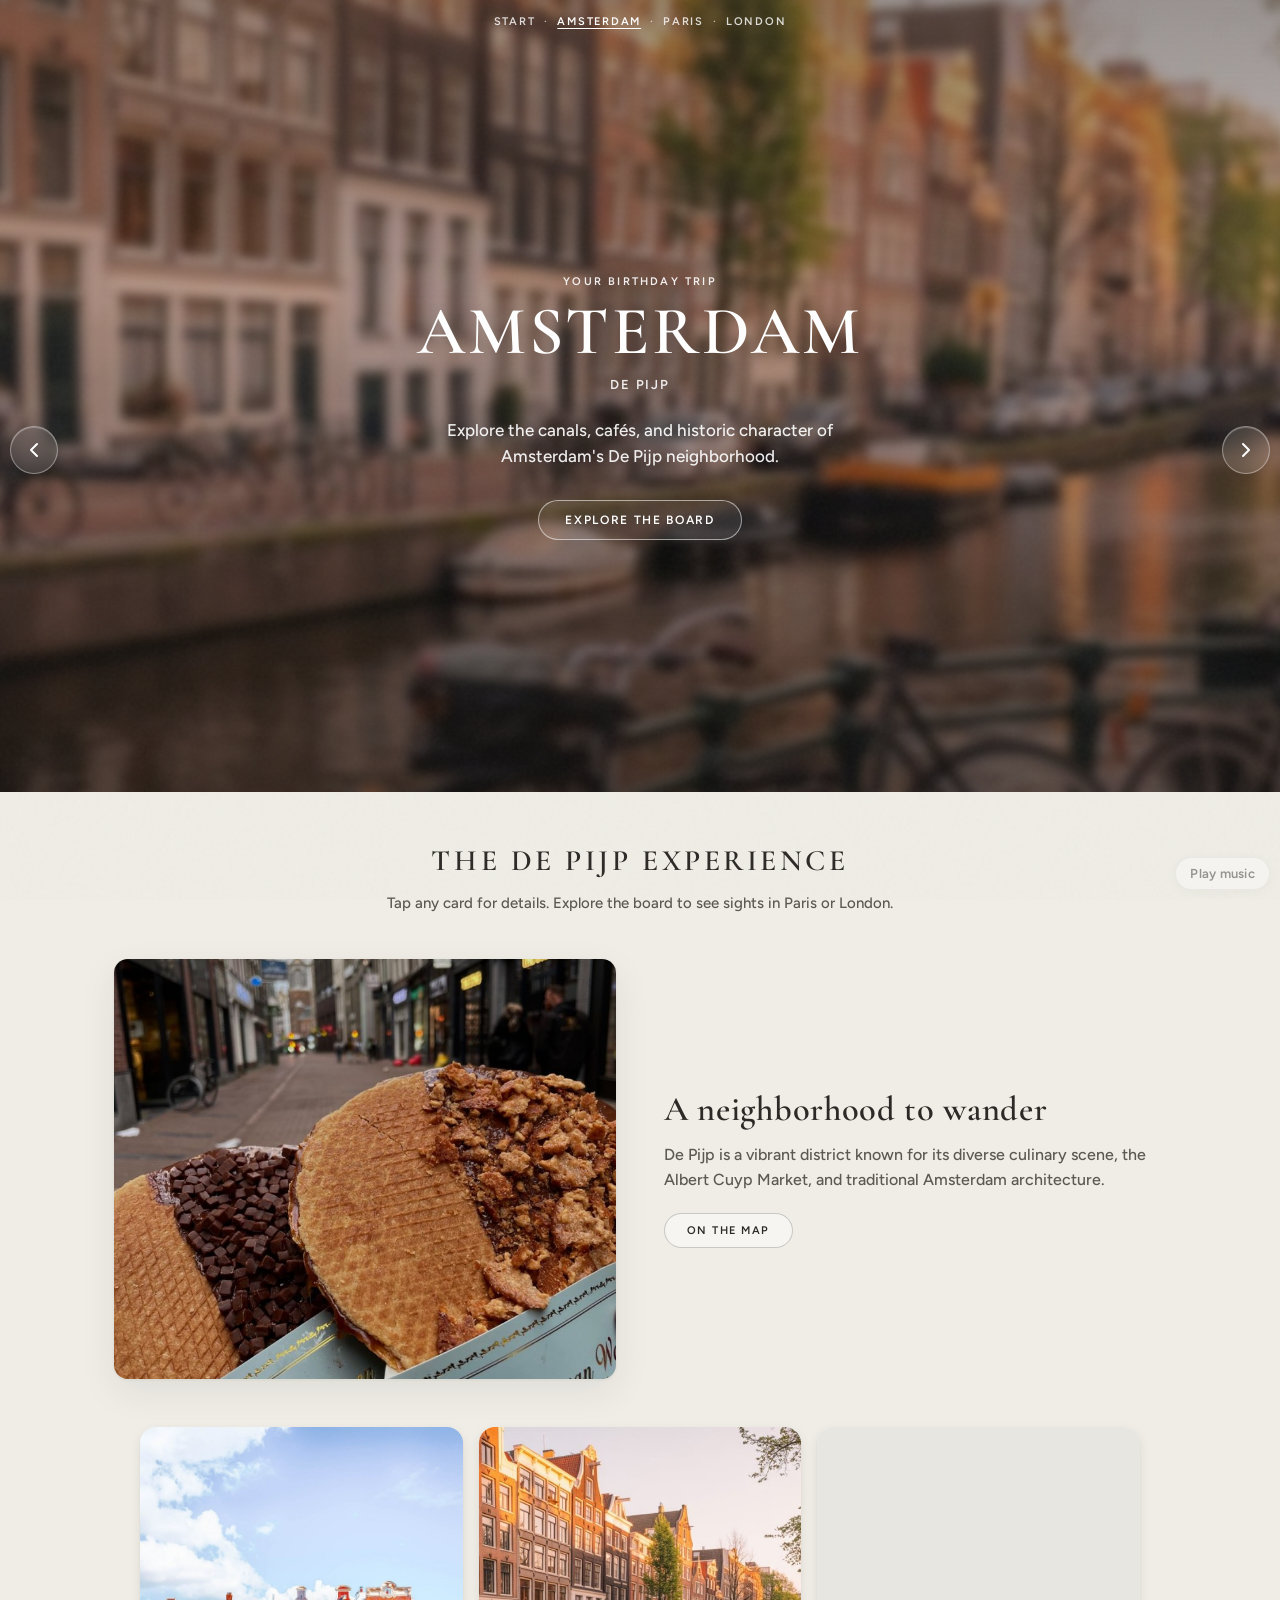
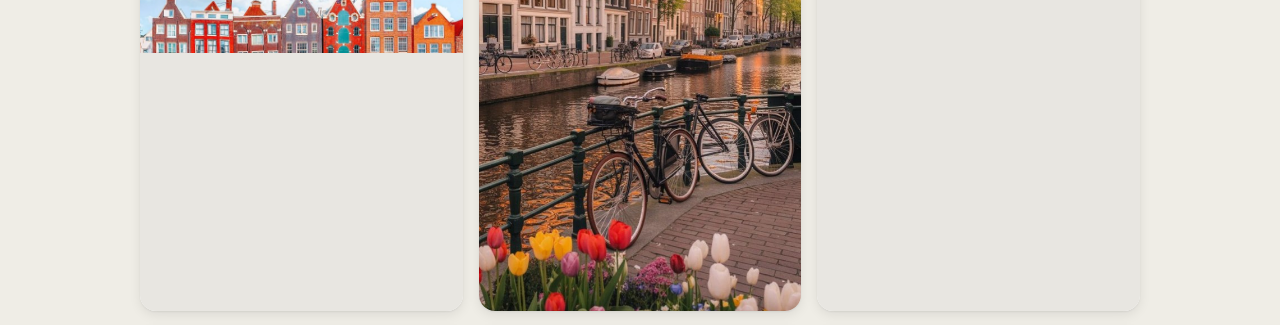
<file: amsterdam.html>
<!DOCTYPE html>
<html lang="en">
<head>
  <meta charset="UTF-8" />
  <meta name="viewport" content="width=device-width, initial-scale=1.0" />
  <title>Redirecting…</title>
  <link rel="icon" href="favicon.svg" type="image/svg+xml" />
  <link rel="canonical" href="city.html?city=amsterdam" />
  <meta http-equiv="refresh" content="0; url=city.html?city=amsterdam" />
</head>
<body>
  <p><a href="city.html?city=amsterdam">Continue to Amsterdam</a></p>
</body>
</html>
</file>
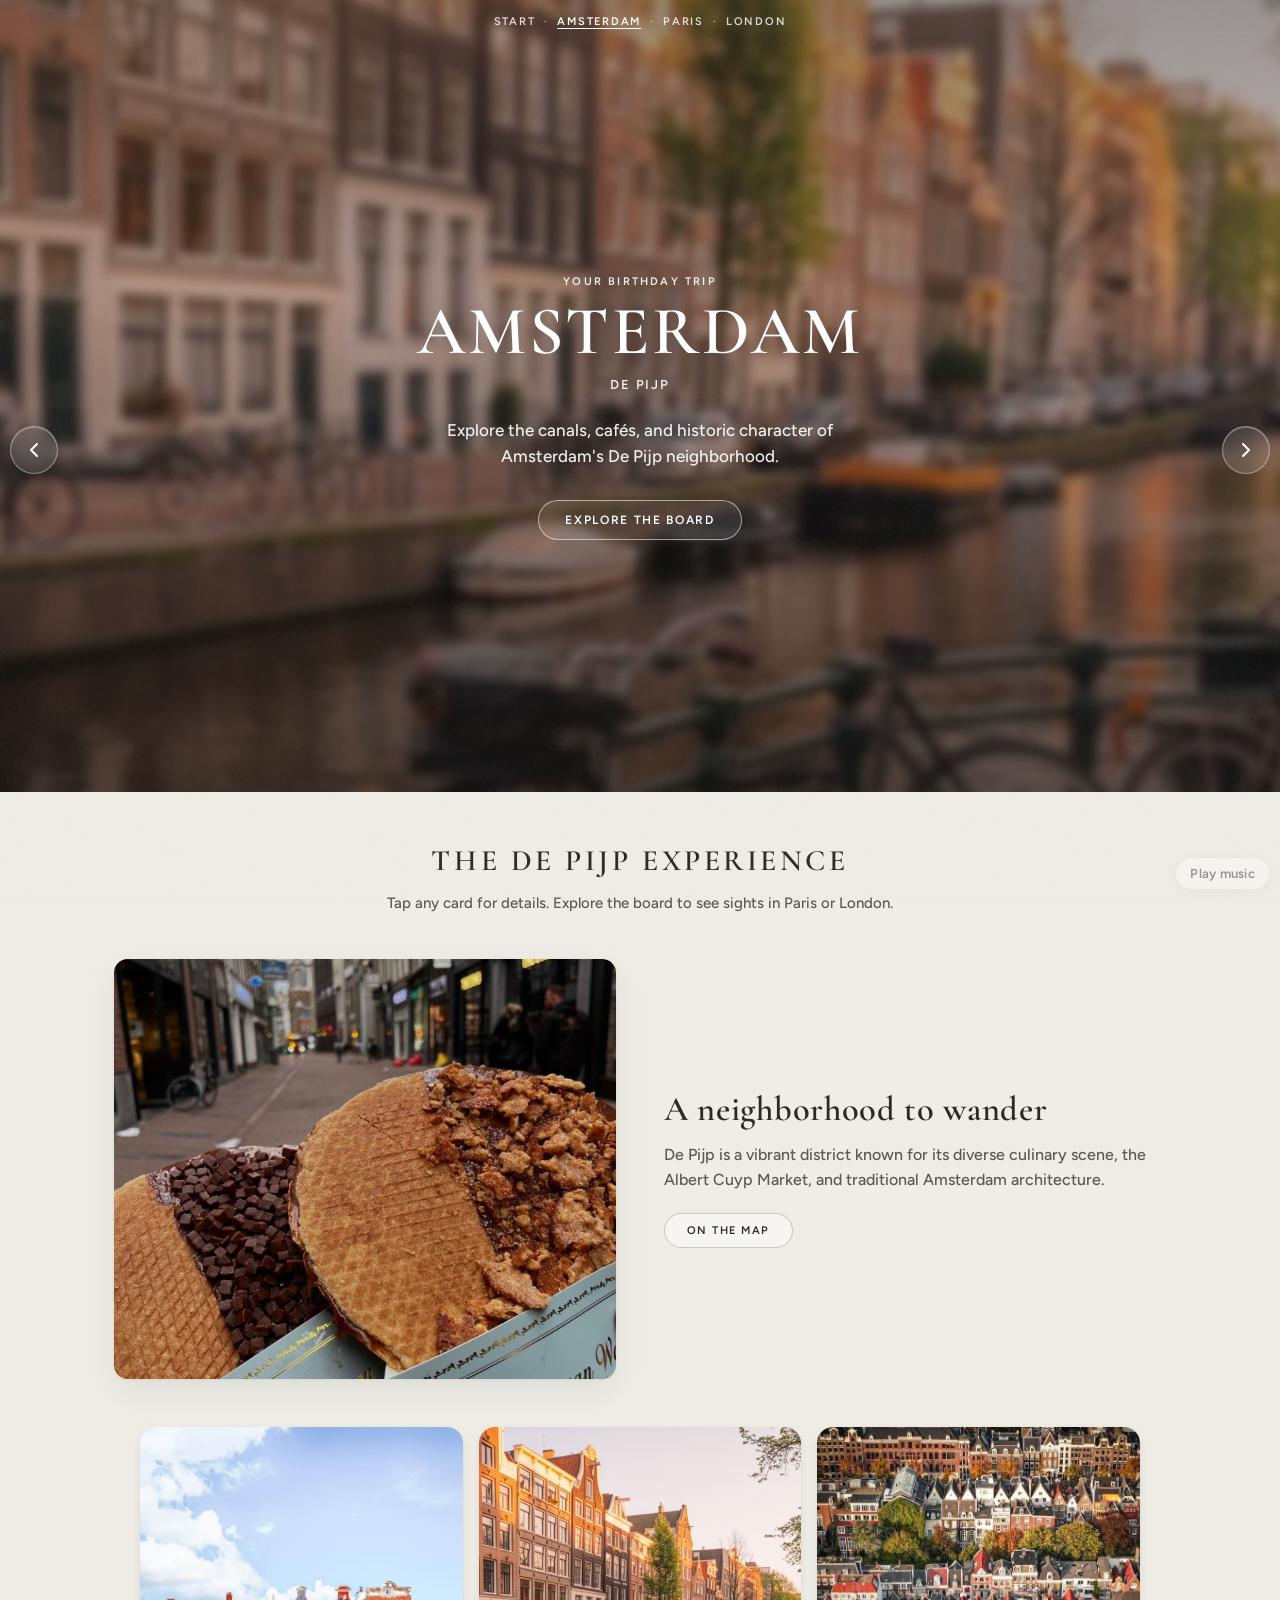
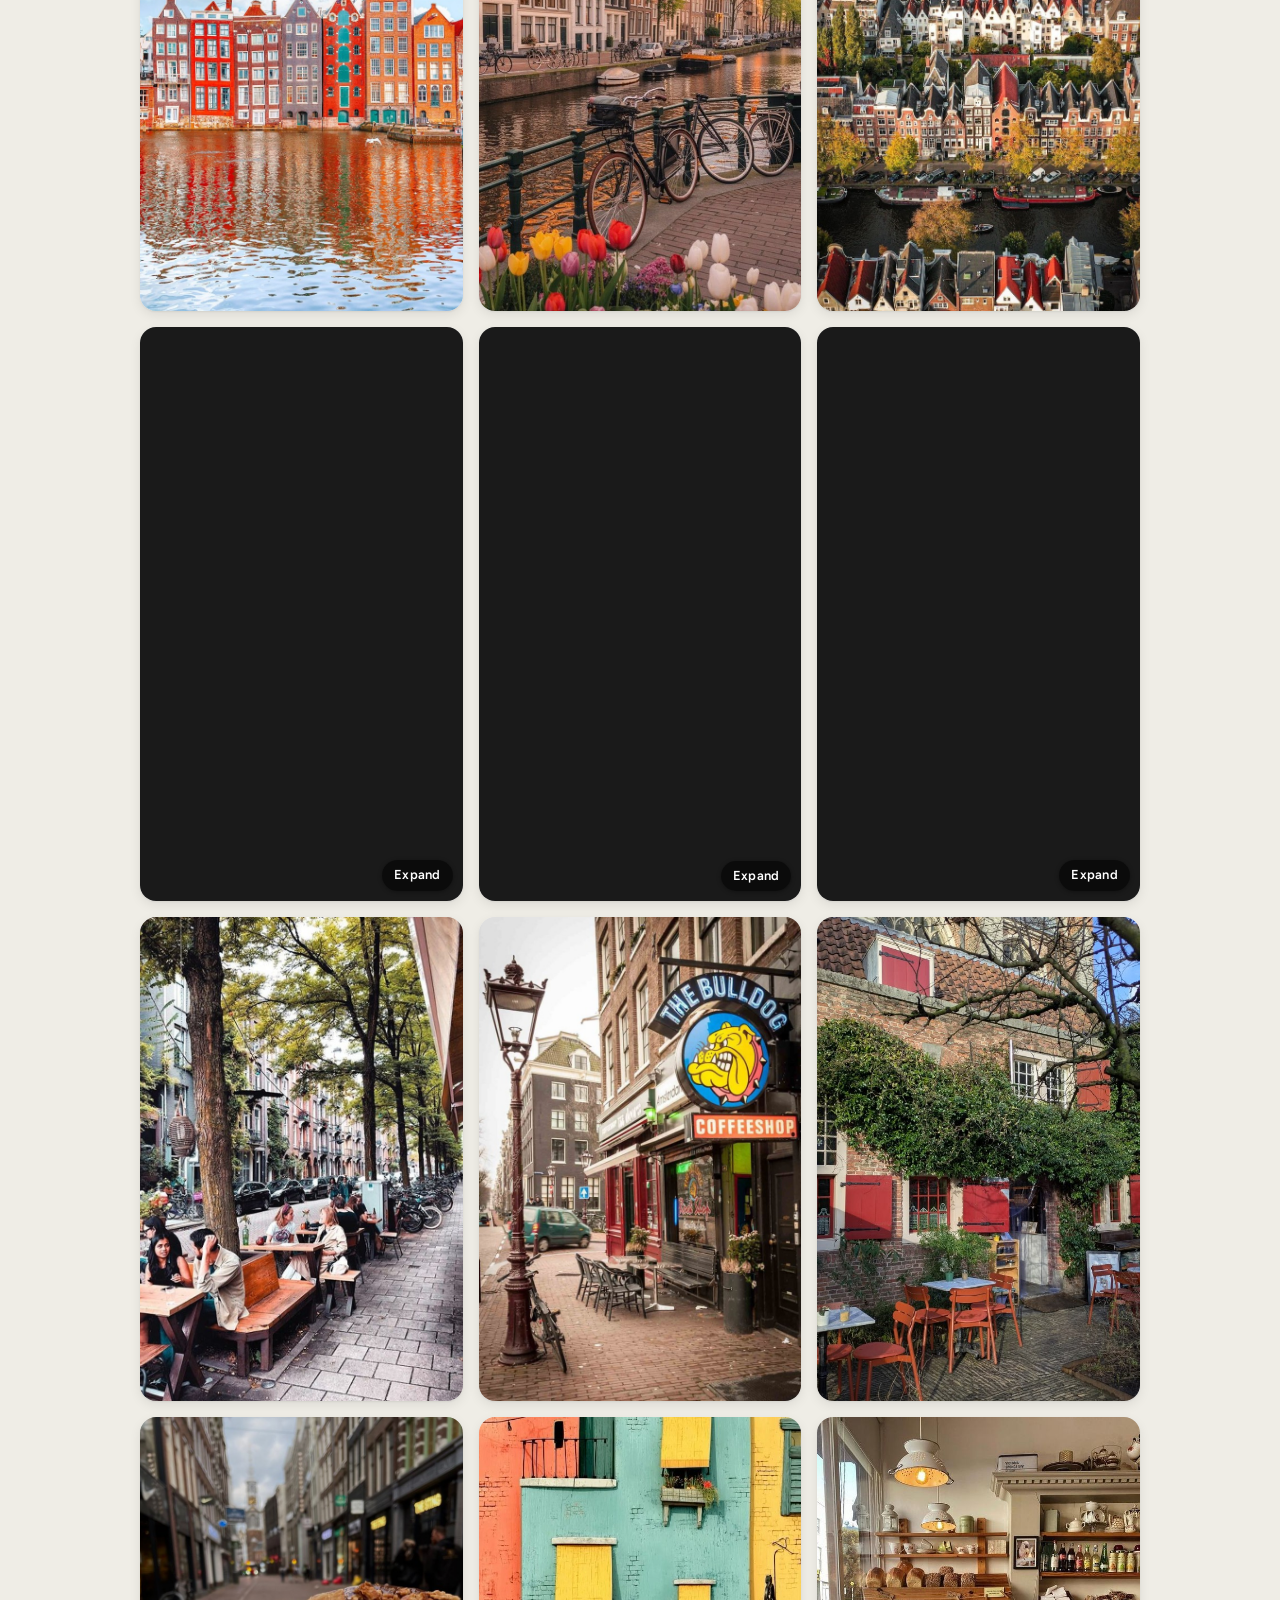
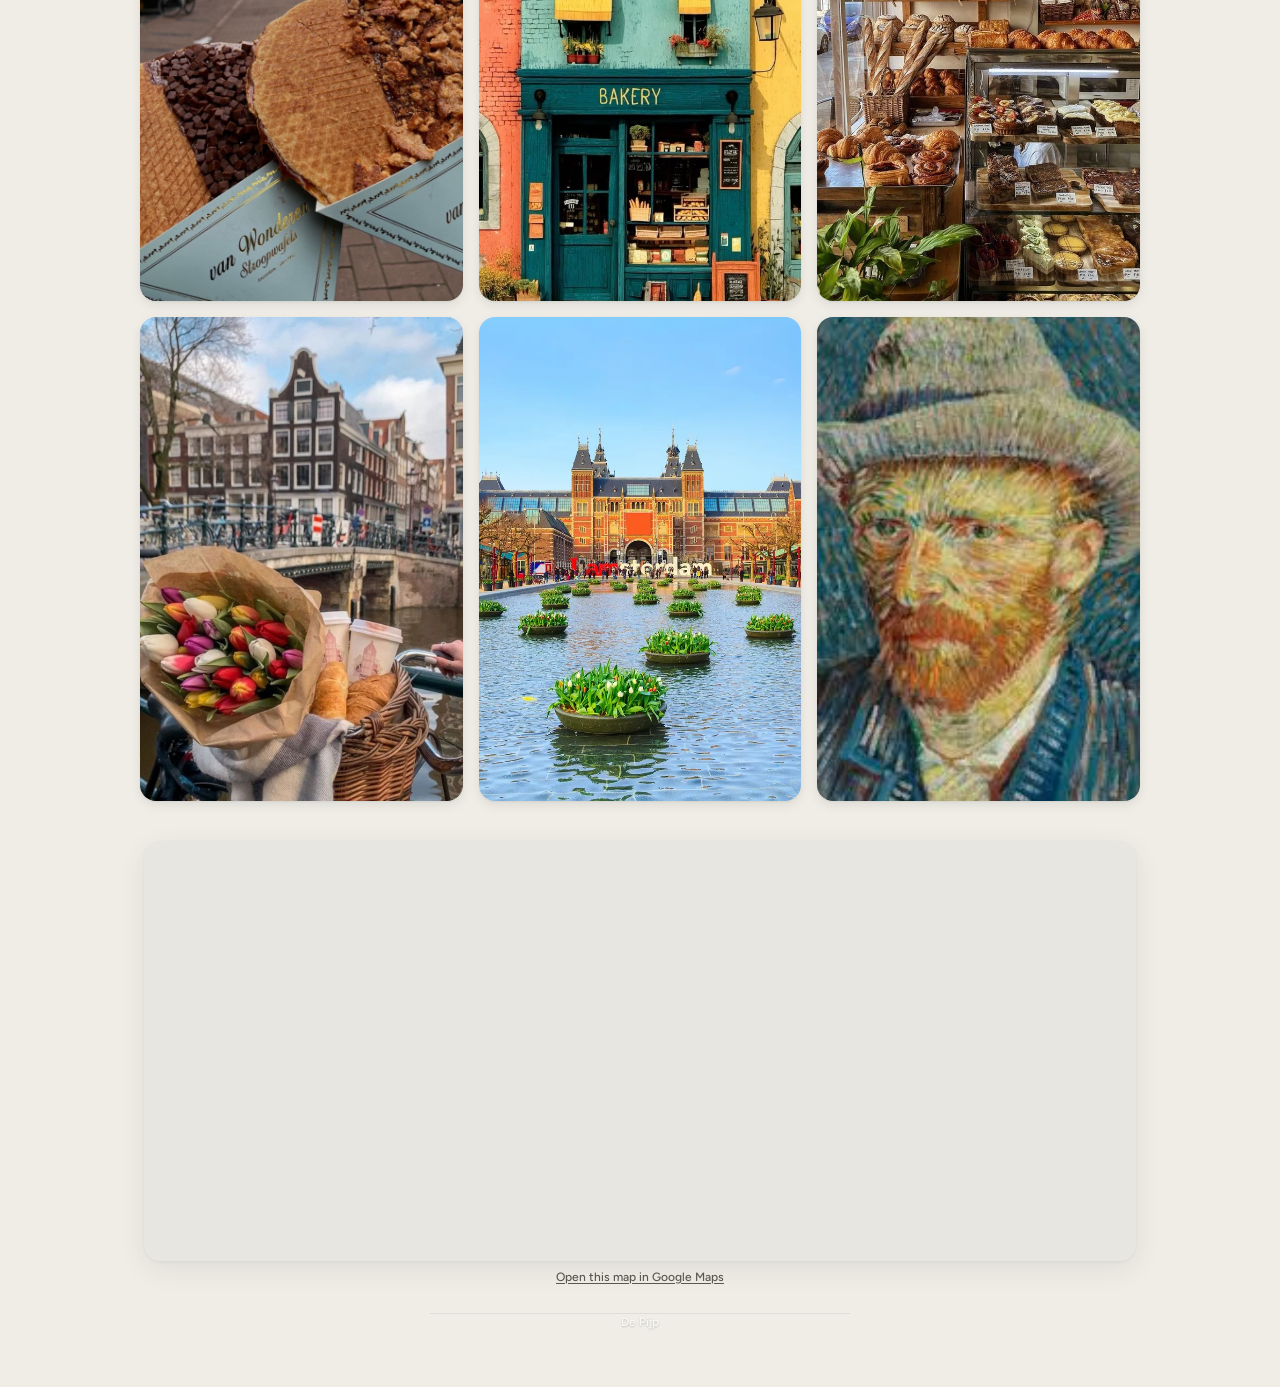
<file: city.html>
<!DOCTYPE html>
<html lang="en">
<head>
  <meta charset="UTF-8" />
  <script>
    (function () {
      var p = location.pathname;
      if (p.endsWith("/") || /\.html?$/i.test(p)) return;
      if (!p || p === "/") return;
      location.replace(location.origin + p + "/" + location.search + location.hash);
    })();
  </script>
  <meta name="viewport" content="width=device-width, initial-scale=1.0, viewport-fit=cover" />
  <meta name="referrer" content="strict-origin-when-cross-origin" />
  <title>Trip</title>
  <meta name="description" content="Explore destination ideas for your birthday trip." />

  <!-- Open Graph / Facebook -->
  <meta property="og:type" content="website" />
  <meta property="og:title" content="Your Birthday Trip" />
  <meta property="og:description" content="Explore destination ideas for your birthday trip." />
  <meta property="og:image" content="assets/home-world-map-bg.png" />

  <!-- Twitter -->
  <meta property="twitter:card" content="summary_large_image" />
  <meta property="twitter:title" content="Your Birthday Trip" />
  <meta property="twitter:description" content="Explore destination ideas for your birthday trip." />
  <meta property="twitter:image" content="assets/home-world-map-bg.png" />

  <link rel="icon" href="favicon.svg" type="image/svg+xml" />
  <link rel="preconnect" href="https://fonts.googleapis.com" />
  <link rel="preconnect" href="https://fonts.gstatic.com" crossorigin />
  <link
    href="https://fonts.googleapis.com/css2?family=Cormorant+Garamond:ital,wght@0,400;0,600;1,400&family=Figtree:wght@400;500;600;700&display=swap"
    rel="stylesheet"
  />
  <link rel="stylesheet" href="styles.css" />
  <script src="js/trip-city-meta.js"></script>
</head>
<body>
  <script>
    (function () {
      var q = new URLSearchParams(location.search).get("city");
      var k = q === "paris" ? "paris" : q === "london" ? "london" : "amsterdam";
      var bc = k === "paris" ? "page-paris" : k === "london" ? "page-london" : "page-amsterdam";
      document.body.className = "page-city " + bc;
      document.body.dataset.city = k;
    })();
  </script>
  <div class="page-bg" aria-hidden="true">
    <div class="page-bg__parallax"></div>
    <div class="page-bg__tint"></div>
  </div>
  <div class="noise" aria-hidden="true"></div>

  <div class="feed-backdrop" id="feed-backdrop" hidden></div>

  <nav class="city-arrows" aria-label="Switch city">
    <div class="city-arrows__side">
      <a
        data-trip-visible="amsterdam"
        href="city.html?city=london"
        class="city-arrows__hit"
        aria-label="London (previous city)"
        hidden
      >
        <svg class="city-arrows__icon" viewBox="0 0 24 24" aria-hidden="true">
          <polyline class="city-arrows__stroke" points="15 18 9 12 15 6" />
        </svg>
      </a>
      <a
        data-trip-visible="paris"
        href="city.html?city=amsterdam"
        class="city-arrows__hit"
        aria-label="Amsterdam (previous city)"
        hidden
      >
        <svg class="city-arrows__icon" viewBox="0 0 24 24" aria-hidden="true">
          <polyline class="city-arrows__stroke" points="15 18 9 12 15 6" />
        </svg>
      </a>
      <a
        data-trip-visible="london"
        href="city.html?city=paris"
        class="city-arrows__hit"
        aria-label="Paris (previous city)"
        hidden
      >
        <svg class="city-arrows__icon" viewBox="0 0 24 24" aria-hidden="true">
          <polyline class="city-arrows__stroke" points="15 18 9 12 15 6" />
        </svg>
      </a>
    </div>
    <div class="city-arrows__side">
      <a
        data-trip-visible="amsterdam"
        href="city.html?city=paris"
        class="city-arrows__hit"
        aria-label="Paris (next city)"
        hidden
      >
        <svg class="city-arrows__icon" viewBox="0 0 24 24" aria-hidden="true">
          <polyline class="city-arrows__stroke" points="9 18 15 12 9 6" />
        </svg>
      </a>
      <a
        data-trip-visible="paris"
        href="city.html?city=london"
        class="city-arrows__hit"
        aria-label="London (next city)"
        hidden
      >
        <svg class="city-arrows__icon" viewBox="0 0 24 24" aria-hidden="true">
          <polyline class="city-arrows__stroke" points="9 18 15 12 9 6" />
        </svg>
      </a>
      <a
        data-trip-visible="london"
        href="city.html?city=amsterdam"
        class="city-arrows__hit"
        aria-label="Amsterdam (next city)"
        hidden
      >
        <svg class="city-arrows__icon" viewBox="0 0 24 24" aria-hidden="true">
          <polyline class="city-arrows__stroke" points="9 18 15 12 9 6" />
        </svg>
      </a>
    </div>
  </nav>

  <header class="city-hero">
    <div class="city-hero__bg" aria-hidden="true"></div>
    <div class="city-hero__scrim" aria-hidden="true"></div>
    <div class="city-hero__top">
      <nav class="city-nav city-hero__nav" aria-label="Trip cities">
        <a href="index.html" class="city-nav__link">Start</a>
        <span class="city-nav__sep" aria-hidden="true">·</span>
        <span
          data-trip-visible="amsterdam"
          class="city-nav__link city-nav__link--current"
          aria-current="page"
          hidden
          >Amsterdam</span
        >
        <a data-trip-visible="paris" href="city.html?city=amsterdam" class="city-nav__link" hidden>Amsterdam</a>
        <a data-trip-visible="london" href="city.html?city=amsterdam" class="city-nav__link" hidden>Amsterdam</a>
        <span class="city-nav__sep" aria-hidden="true">·</span>
        <a data-trip-visible="amsterdam" href="city.html?city=paris" class="city-nav__link" hidden>Paris</a>
        <span
          data-trip-visible="paris"
          class="city-nav__link city-nav__link--current"
          aria-current="page"
          hidden
          >Paris</span
        >
        <a data-trip-visible="london" href="city.html?city=paris" class="city-nav__link" hidden>Paris</a>
        <span class="city-nav__sep" aria-hidden="true">·</span>
        <a data-trip-visible="amsterdam" href="city.html?city=london" class="city-nav__link" hidden>London</a>
        <a data-trip-visible="paris" href="city.html?city=london" class="city-nav__link" hidden>London</a>
        <span
          data-trip-visible="london"
          class="city-nav__link city-nav__link--current"
          aria-current="page"
          hidden
          >London</span
        >
      </nav>
    </div>
    <div class="city-hero__center">
      <p class="city-hero__eyebrow" id="trip-hero-eyebrow">Your birthday trip</p>
      <h1 class="city-hero__title" id="trip-masthead-h1">Amsterdam</h1>
      <p class="city-hero__kicker" id="trip-masthead-kicker">De Pijp</p>
      <p class="city-hero__lede" id="trip-hero-lede"></p>
      <a href="#trip-feed" class="city-hero__cta">Explore the board</a>
    </div>
  </header>

  <div class="city-board">
    <section class="city-board__intro" aria-labelledby="trip-board-title">
      <h2 class="city-board__intro-title" id="trip-board-title">Ideas we loved</h2>
      <p class="city-board__intro-lede" id="trip-board-lede"></p>
    </section>

    <section class="city-split" aria-labelledby="trip-split-h2">
      <div class="city-split__media">
        <img
          id="trip-split-img"
          class="city-split__img"
          src="assets/amsterdam-stroopwafels-van-wonderen.png"
          alt=""
          width="800"
          height="1000"
          loading="lazy"
          decoding="async"
        />
      </div>
      <div class="city-split__copy">
        <h2 class="city-split__title" id="trip-split-h2">A neighborhood to wander</h2>
        <p class="city-split__text" id="trip-split-p"></p>
        <a href="#trip-map-block" class="city-split__cta">On the map</a>
      </div>
    </section>

    <main class="feed" id="trip-feed" aria-label="Trip vibes"></main>

    <section class="map-block" id="trip-map-block" aria-label="Map">
      <div class="map-block__frame map-block__frame--embed" id="trip-map-frame">
        <iframe
          id="trip-map-my-maps-embed"
          class="trip-map-my-maps-embed"
          title="Map"
          src="about:blank"
          loading="lazy"
          referrerpolicy="strict-origin-when-cross-origin"
          allowfullscreen
        ></iframe>
      </div>
      <p class="map-block__note">
        <a id="trip-map-link" href="#" rel="noopener noreferrer" target="_blank">Open this map in Google Maps</a>
      </p>
    </section>

    <footer class="foot foot--city">
      <p id="trip-footer-text">De Pijp</p>
    </footer>
  </div>

  <script src="js/trip-city-apply.js"></script>
  <script src="js/trip-city-page-init.js" defer></script>
  <script src="app.js" defer></script>
  <script src="js/trip-bg-music.js" defer></script>
</body>
</html>
</file>
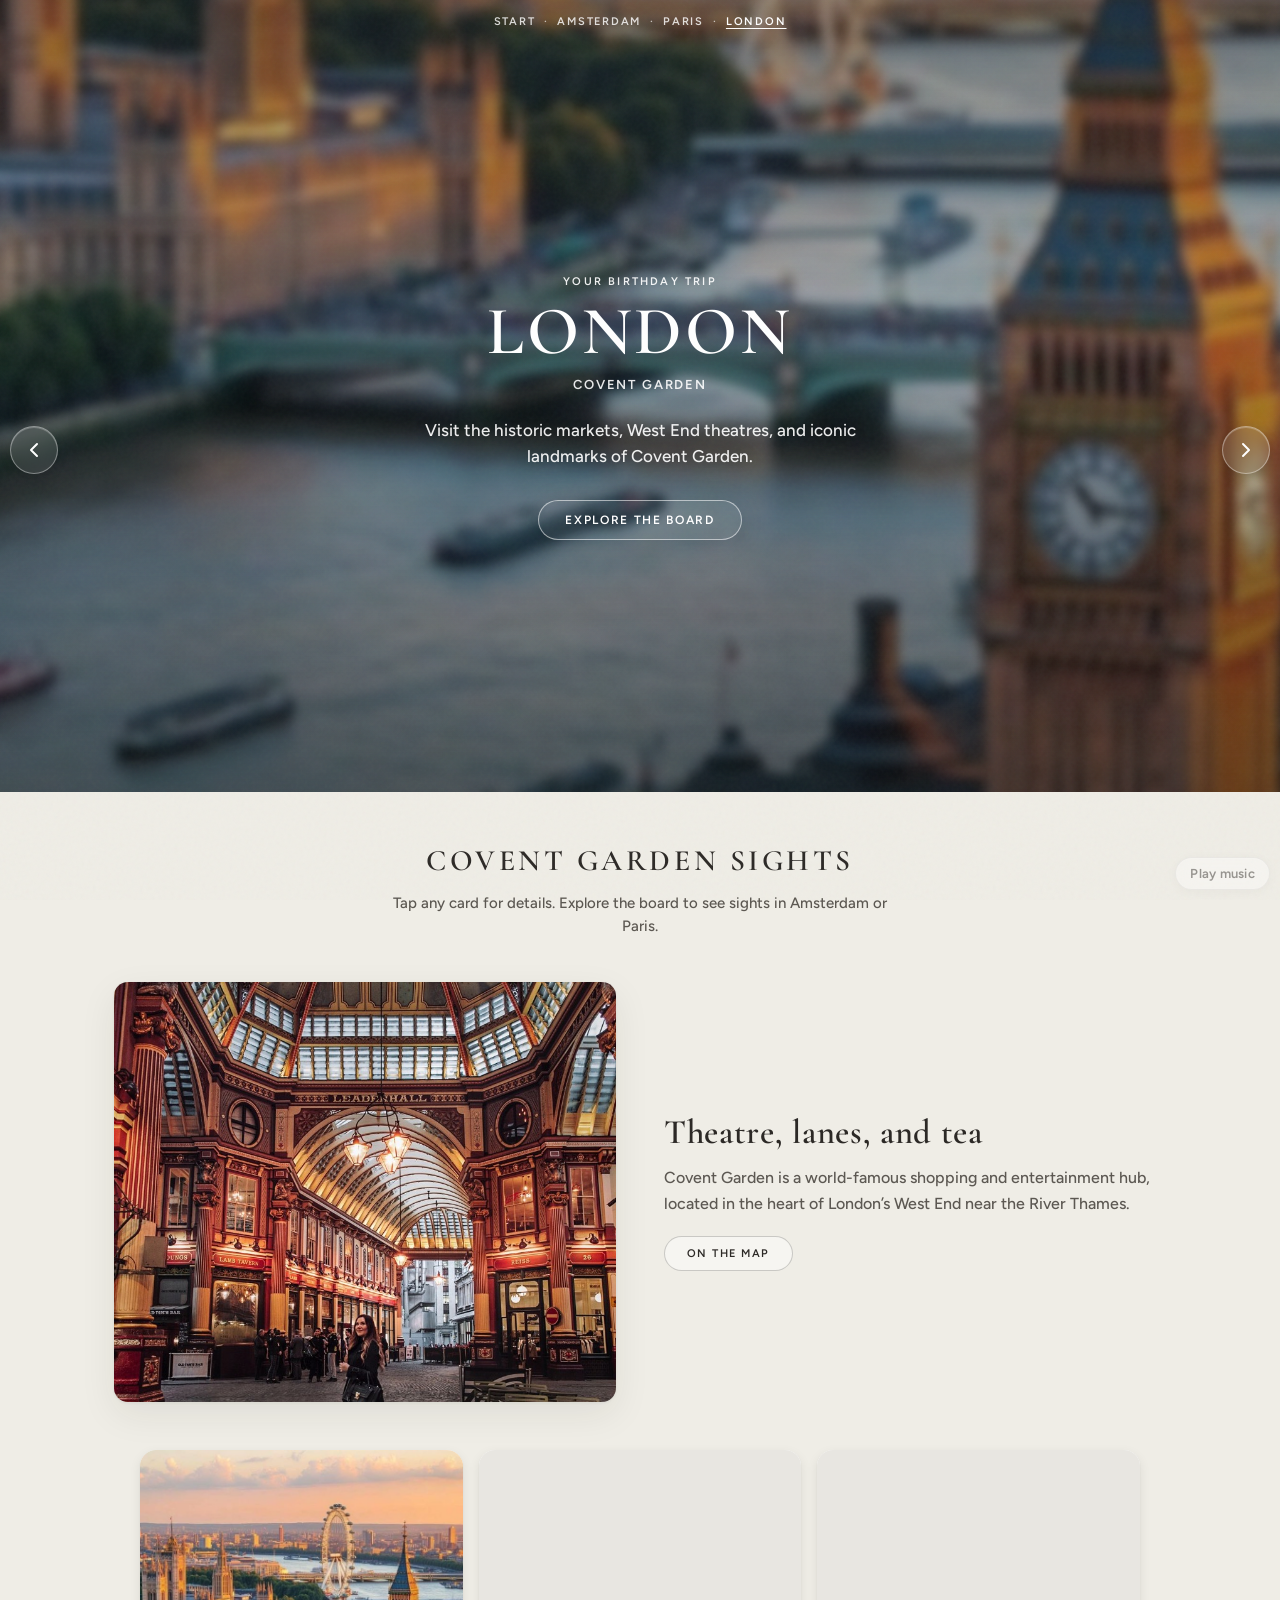
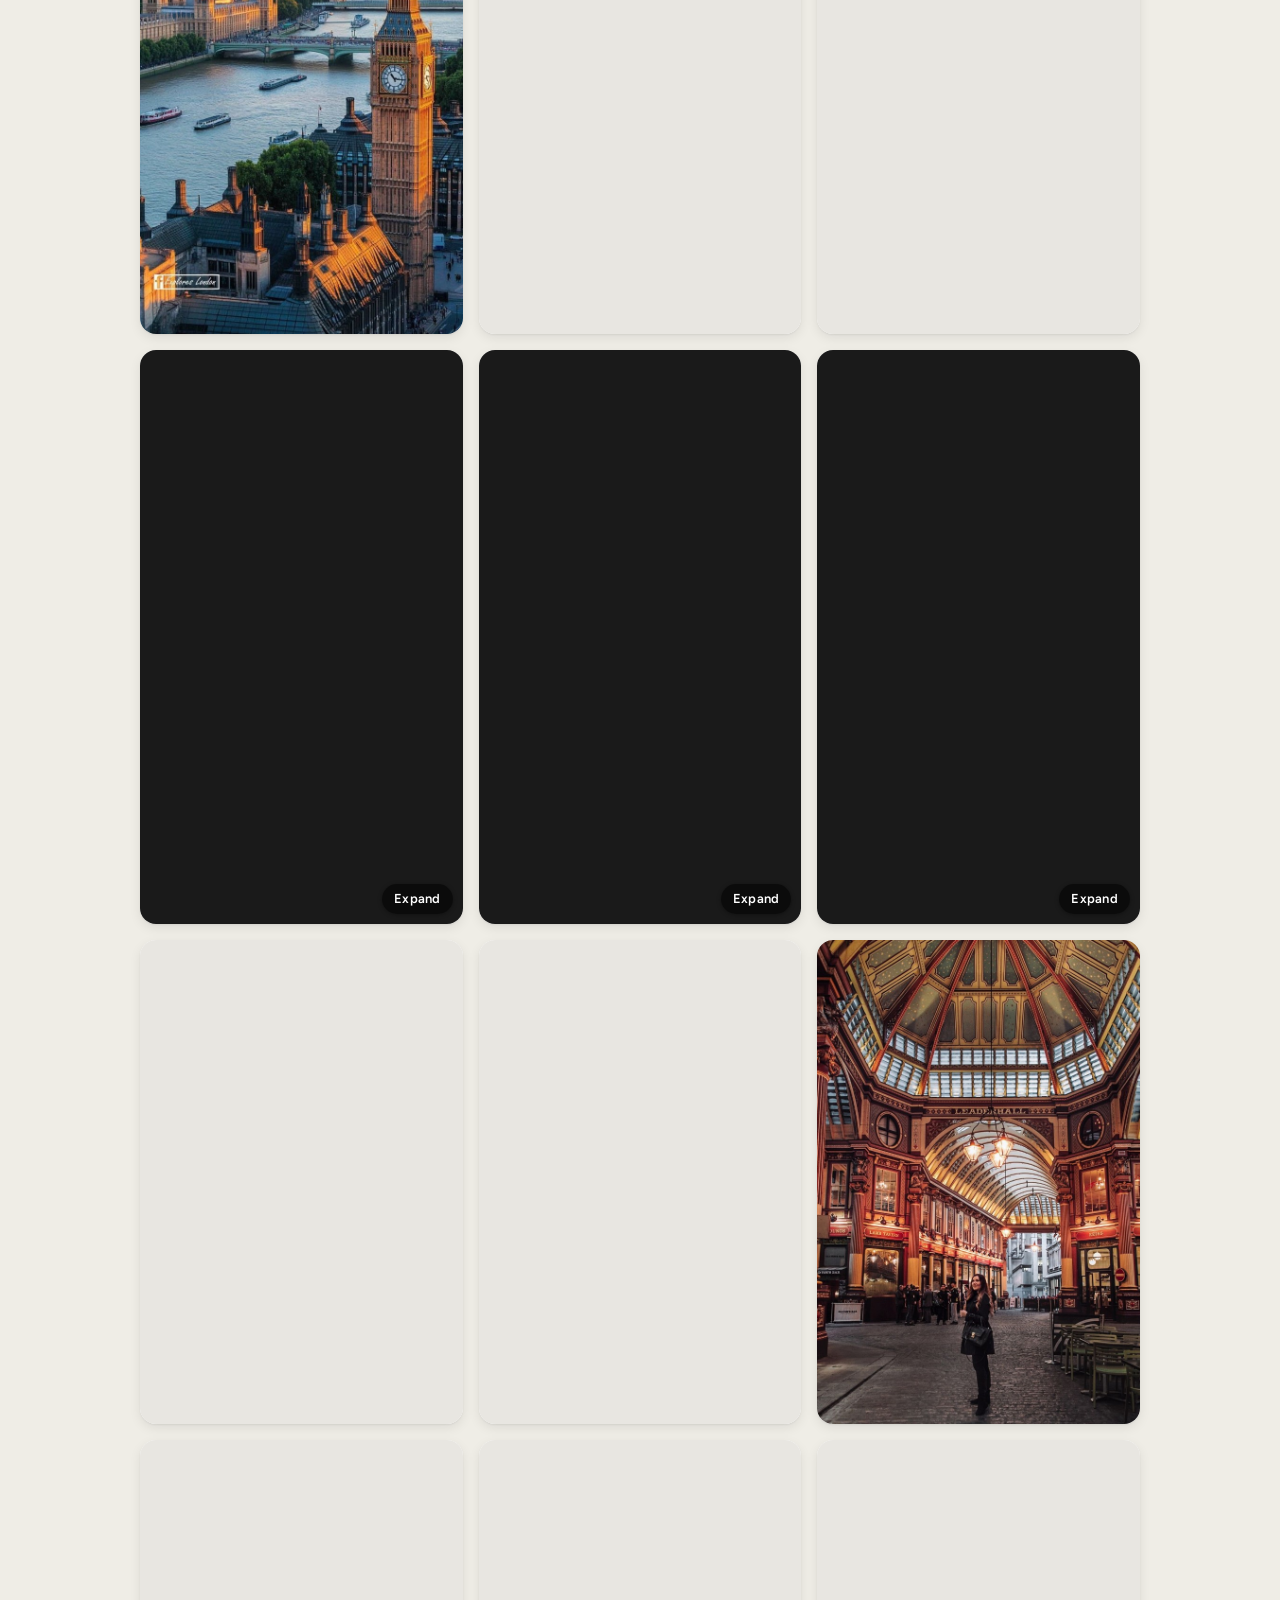
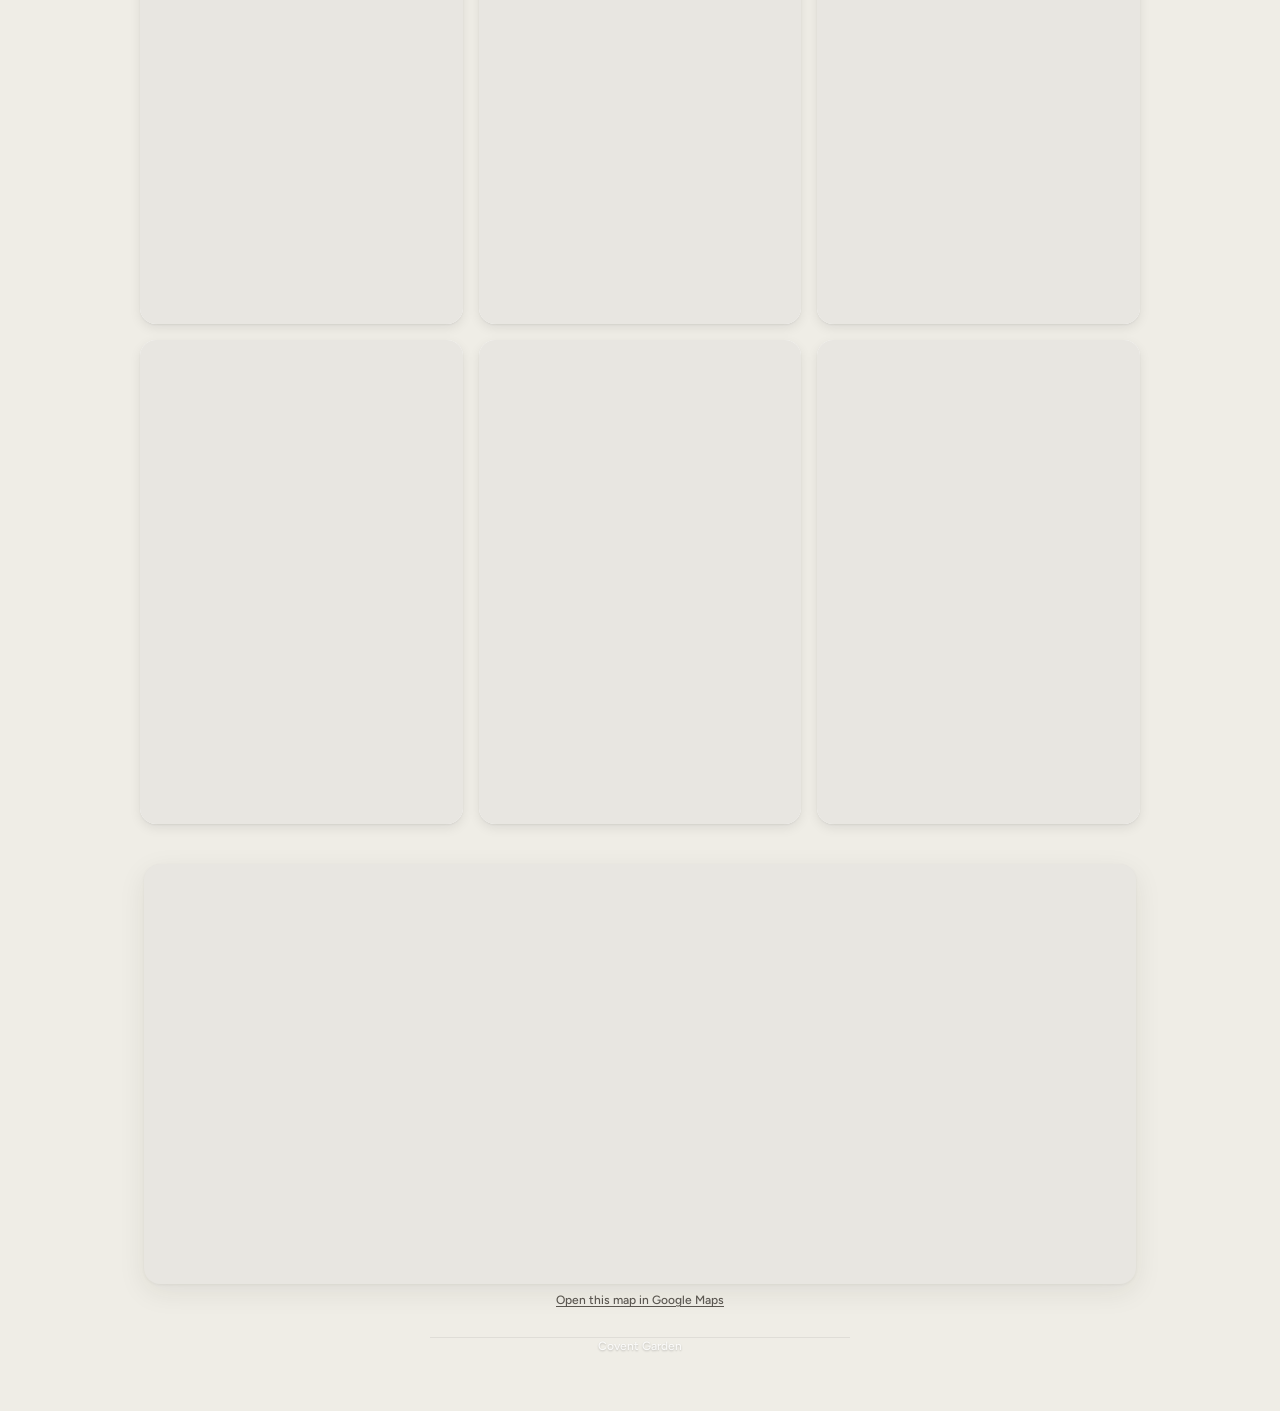
<file: london.html>
<!DOCTYPE html>
<html lang="en">
<head>
  <meta charset="UTF-8" />
  <meta name="viewport" content="width=device-width, initial-scale=1.0" />
  <title>Redirecting…</title>
  <link rel="icon" href="favicon.svg" type="image/svg+xml" />
  <link rel="canonical" href="city.html?city=london" />
  <meta http-equiv="refresh" content="0; url=city.html?city=london" />
</head>
<body>
  <p><a href="city.html?city=london">Continue to London</a></p>
</body>
</html>
</file>
<file: styles.css>
:root {
  --cork: #b8956c;
  --cork-dark: #9a7b52;
  --paper: #ffffff;
  --ink: #111111;
  --ink-soft: #5c5c5c;
  --font-sans: "Figtree", system-ui, -apple-system, sans-serif;
  --font-display: "Instrument Serif", Georgia, "Times New Roman", serif;
  --font-editorial: "Cormorant Garamond", "Times New Roman", Times, serif;
  --city-paper: #efede6;
  --city-ink: #2c2926;
  --city-ink-soft: #5c5852;
  --feed-gap: 12px;
  --feed-radius: 16px;
  --pin-aspect: 2 / 3;
  --modal-ease: cubic-bezier(0.22, 1, 0.36, 1);
}

*,
*::before,
*::after {
  box-sizing: border-box;
}

html {
  scroll-behavior: smooth;
  -webkit-text-size-adjust: 100%;
}

body {
  margin: 0;
  min-height: 100vh;
  font-family: var(--font-sans);
  font-size: 16px;
  line-height: 1.4;
  color: var(--ink);
  background: var(--cork-dark);
  padding: max(12px, env(safe-area-inset-top)) max(10px, env(safe-area-inset-right)) max(24px, env(safe-area-inset-bottom)) max(10px, env(safe-area-inset-left));
}

body.feed-modal-open {
  overflow: hidden;
}

.page-bg {
  position: fixed;
  inset: 0;
  z-index: 0;
  overflow: hidden;
  pointer-events: none;
}

.page-bg__parallax {
  position: absolute;
  left: 50%;
  top: 50%;
  width: 135vw;
  height: 135vh;
  min-width: 100%;
  min-height: 100%;
  margin-left: -67.5vw;
  margin-top: -67.5vh;
  background-image: url("assets/amsterdam-tulips-bg.png");
  background-size: cover;
  background-position: center 38%;
  background-repeat: no-repeat;
  filter: blur(2px);
  opacity: 0.68;
  will-change: transform;
  transform: translate3d(0, 0, 0);
}

.page-bg__tint {
  position: absolute;
  inset: 0;
  background: linear-gradient(
    145deg,
    rgba(184, 149, 108, 0.58) 0%,
    rgba(154, 123, 82, 0.64) 50%,
    rgba(92, 74, 48, 0.7) 100%
  );
}

.noise {
  pointer-events: none;
  position: fixed;
  inset: 0;
  opacity: 0.06;
  z-index: 1;
  background-image: url("data:image/svg+xml,%3Csvg viewBox='0 0 256 256' xmlns='http://www.w3.org/2000/svg'%3E%3Cfilter id='n'%3E%3CfeTurbulence type='fractalNoise' baseFrequency='0.9' numOctaves='4' stitchTiles='stitch'/%3E%3C/filter%3E%3Crect width='100%25' height='100%25' filter='url(%23n)'/%3E%3C/svg%3E");
}

.feed-backdrop {
  position: fixed;
  inset: 0;
  z-index: 200;
  /* No backdrop-filter: keeps the modal (above this layer) sharp; dimming only */
  background: rgba(35, 30, 22, 0.55);
  opacity: 0;
  transition: opacity 0.22s ease;
  pointer-events: none;
}

.feed-backdrop.is-visible {
  opacity: 1;
  pointer-events: auto;
}

/* City carousel: chevrons cycle Amsterdam → Paris → London (Start stays in top nav) */
.city-arrows {
  position: fixed;
  inset: 0;
  z-index: 15;
  display: flex;
  align-items: center;
  justify-content: space-between;
  padding-left: max(10px, env(safe-area-inset-left, 0px));
  padding-right: max(10px, env(safe-area-inset-right, 0px));
  pointer-events: none;
  transition: opacity 0.25s ease, visibility 0.25s ease;
}

.city-arrows__hit {
  pointer-events: auto;
  display: flex;
  align-items: center;
  justify-content: center;
  width: 44px;
  height: 44px;
  border-radius: 50%;
  color: #fff;
  text-decoration: none;
  background: rgba(255, 255, 255, 0.1);
  border: 1px solid rgba(255, 255, 255, 0.38);
  box-shadow:
    0 2px 12px rgba(0, 0, 0, 0.12),
    inset 0 1px 0 rgba(255, 255, 255, 0.22);
  backdrop-filter: blur(10px);
  -webkit-backdrop-filter: blur(10px);
  transition:
    background 0.2s ease,
    border-color 0.2s ease,
    transform 0.2s ease,
    box-shadow 0.2s ease;
}

a.city-arrows__hit:hover {
  background: rgba(255, 255, 255, 0.2);
  border-color: rgba(255, 255, 255, 0.55);
  transform: scale(1.06);
  box-shadow:
    0 4px 20px rgba(0, 0, 0, 0.18),
    inset 0 1px 0 rgba(255, 255, 255, 0.3);
}

a.city-arrows__hit:focus-visible {
  outline: 2px solid #fff;
  outline-offset: 3px;
}

.city-arrows__hit--disabled {
  opacity: 0.26;
  cursor: default;
  pointer-events: none;
  background: rgba(255, 255, 255, 0.05);
  border-color: rgba(255, 255, 255, 0.2);
  box-shadow: none;
  backdrop-filter: none;
  -webkit-backdrop-filter: none;
}

.city-arrows__side {
  display: flex;
  align-items: center;
  pointer-events: none;
}

.city-arrows__side .city-arrows__hit {
  pointer-events: auto;
}

/* `hidden` must win: `.city-arrows__hit { display: flex }` otherwise beats UA `[hidden]` */
.city-arrows__hit[hidden] {
  display: none !important;
  pointer-events: none;
}

.city-arrows__icon {
  width: 22px;
  height: 22px;
}

.city-arrows__stroke {
  fill: none;
  stroke: currentColor;
  stroke-width: 2;
  stroke-linecap: round;
  stroke-linejoin: round;
}

.trip-feed-error {
  margin: 0;
  padding: 18px 16px;
  font-size: 0.9375rem;
  line-height: 1.5;
  color: #fff;
  background: rgba(0, 0, 0, 0.35);
  border-radius: var(--feed-radius);
}

.trip-feed-error code {
  font-size: 0.8125rem;
}

body.feed-modal-open .city-arrows {
  opacity: 0;
  visibility: hidden;
  pointer-events: none;
}

@media (min-width: 900px) {
  .city-arrows__hit {
    width: 48px;
    height: 48px;
  }

  .city-arrows__icon {
    width: 24px;
    height: 24px;
  }
}

.masthead {
  position: relative;
  z-index: 1;
  max-width: 500px;
  margin: 0 auto 20px;
  padding: 8px 4px 4px;
  text-align: center;
  color: #fff;
  text-shadow: 0 1px 3px rgba(0, 0, 0, 0.25);
}

.masthead__title {
  margin: 0;
  font-size: clamp(1.75rem, 6vw, 2rem);
  font-weight: 700;
  letter-spacing: -0.03em;
  line-height: 1.1;
}

.masthead__kicker {
  margin: 6px 0 0;
  font-size: 0.8125rem;
  font-weight: 500;
  letter-spacing: 0.04em;
  text-transform: uppercase;
  opacity: 0.92;
}

.city-nav {
  margin: 0 0 12px;
  font-size: 0.8125rem;
  font-weight: 600;
  letter-spacing: 0.02em;
}

.city-nav__link {
  color: rgba(255, 255, 255, 0.88);
  text-decoration: none;
  text-underline-offset: 3px;
}

.city-nav__link:hover {
  color: #fff;
  text-decoration: underline;
}

.city-nav__link--current {
  color: #fff;
  text-decoration: underline;
  text-underline-offset: 3px;
}

.city-nav__sep {
  margin: 0 0.35em;
  opacity: 0.65;
}

/* ─── City pages: editorial hero + cream board (Bali-light) ─── */
body.page-city {
  padding-top: 0;
  padding-left: 0;
  padding-right: 0;
  padding-bottom: max(20px, env(safe-area-inset-bottom, 0px));
  background: var(--city-paper);
  color: var(--city-ink);
}

body.page-city .page-bg {
  display: none;
}

body.page-city .noise {
  opacity: 0.035;
  z-index: 3;
}

.city-hero {
  position: relative;
  display: flex;
  flex-direction: column;
  min-height: min(88vh, 52rem);
  color: #fff;
  text-align: center;
  overflow: hidden;
}

.city-hero__bg {
  position: absolute;
  inset: 0;
  /* Fills any soft edge from blur + scale (avoid visible letterboxing) */
  background-color: #2a2826;
  background-image: url("assets/amsterdam-canal-golden.png");
  background-size: cover;
  background-repeat: no-repeat;
  background-position: center 42%;
  /* Scale > 1: blur shrinks effective coverage; overscan past overflow:hidden removes gaps */
  transform: scale(1.1);
  transform-origin: center center;
  will-change: transform;
  filter: blur(5px) saturate(0.92) contrast(1.02);
}

.city-hero__scrim {
  position: absolute;
  inset: 0;
  background: linear-gradient(
    180deg,
    rgba(18, 16, 14, 0.42) 0%,
    rgba(18, 16, 14, 0.22) 38%,
    rgba(18, 16, 14, 0.58) 100%
  );
  pointer-events: none;
}

.city-hero__top {
  position: relative;
  z-index: 2;
  padding: max(14px, env(safe-area-inset-top, 0px)) max(16px, env(safe-area-inset-right, 0px)) 0
    max(16px, env(safe-area-inset-left, 0px));
}

.city-hero__nav.city-nav {
  margin: 0;
  font-size: 0.6875rem;
  font-weight: 600;
  letter-spacing: 0.16em;
  text-transform: uppercase;
}

.city-hero__nav .city-nav__link {
  color: rgba(255, 255, 255, 0.82);
}

.city-hero__nav .city-nav__link:hover {
  color: #fff;
}

.city-hero__nav .city-nav__link--current {
  color: #fff;
}

.city-hero__center {
  position: relative;
  z-index: 2;
  flex: 1;
  display: flex;
  flex-direction: column;
  justify-content: center;
  align-items: center;
  gap: 0.65rem;
  padding: 1.25rem max(20px, env(safe-area-inset-left, 0px)) max(28px, env(safe-area-inset-bottom, 0px))
    max(20px, env(safe-area-inset-right, 0px));
  max-width: 36rem;
  margin: 0 auto;
  width: 100%;
}

.city-hero__eyebrow {
  margin: 0;
  font-family: var(--font-sans);
  font-size: 0.6875rem;
  font-weight: 600;
  letter-spacing: 0.2em;
  text-transform: uppercase;
  opacity: 0.92;
}

.city-hero__title {
  margin: 0;
  font-family: var(--font-editorial);
  font-size: clamp(2.75rem, 11vw, 4.25rem);
  font-weight: 600;
  line-height: 0.98;
  letter-spacing: 0.04em;
  text-transform: uppercase;
  text-shadow: 0 2px 40px rgba(0, 0, 0, 0.35);
}

.city-hero__kicker {
  margin: 0;
  font-family: var(--font-sans);
  font-size: 0.8125rem;
  font-weight: 600;
  letter-spacing: 0.14em;
  text-transform: uppercase;
  opacity: 0.9;
}

.city-hero__lede {
  margin: 0.75rem 0 0;
  font-family: var(--font-sans);
  font-size: clamp(0.9375rem, 2.8vw, 1.0625rem);
  font-weight: 500;
  line-height: 1.55;
  max-width: 28rem;
  color: rgba(255, 255, 255, 0.92);
  text-shadow: 0 1px 12px rgba(0, 0, 0, 0.25);
}

.city-hero__cta {
  margin-top: 1.25rem;
  display: inline-flex;
  align-items: center;
  justify-content: center;
  padding: 0.65rem 1.65rem;
  border-radius: 999px;
  font-family: var(--font-sans);
  font-size: 0.75rem;
  font-weight: 600;
  letter-spacing: 0.14em;
  text-transform: uppercase;
  text-decoration: none;
  color: #fff;
  border: 1px solid rgba(255, 255, 255, 0.55);
  background: rgba(255, 255, 255, 0.06);
  box-shadow: 0 2px 24px rgba(0, 0, 0, 0.12);
  transition:
    background 0.2s ease,
    border-color 0.2s ease,
    transform 0.2s ease;
}

.city-hero__cta:hover {
  background: rgba(255, 255, 255, 0.14);
  border-color: rgba(255, 255, 255, 0.75);
  transform: translateY(-1px);
}

.city-hero__cta:focus-visible {
  outline: 2px solid #fff;
  outline-offset: 3px;
}

body.page-paris .city-hero__bg {
  background-image: url("assets/paris-eiffel-night-aerial.png");
  background-position: center 45%;
}

body.page-london .city-hero__bg {
  background-image: url("assets/london-westminster-aerial.png");
  background-position: center 38%;
  /* Zoom out via background-size, not transform scale below 1 (that caused letterboxing at the edges) */
  background-size: 112%;
  transform: scale(1.1);
  transform-origin: center center;
}

.city-board {
  position: relative;
  background: var(--city-paper);
  padding: clamp(2.25rem, 5vw, 3rem) 0 clamp(1.5rem, 4vw, 2.25rem);
}

.city-board__intro {
  max-width: 34rem;
  margin: 0 auto clamp(2rem, 5vw, 2.75rem);
  padding: 0 max(18px, env(safe-area-inset-left, 0px)) 0 max(18px, env(safe-area-inset-right, 0px));
  text-align: center;
}

.city-board__intro-title {
  margin: 0 0 0.65rem;
  font-family: var(--font-editorial);
  font-size: clamp(1.5rem, 4vw, 1.85rem);
  font-weight: 600;
  letter-spacing: 0.12em;
  text-transform: uppercase;
  color: var(--city-ink);
}

.city-board__intro-lede {
  margin: 0;
  font-family: var(--font-sans);
  font-size: 0.9375rem;
  font-weight: 500;
  line-height: 1.55;
  color: var(--city-ink-soft);
}

.city-split {
  display: grid;
  gap: clamp(1.5rem, 4vw, 2.25rem);
  align-items: center;
  max-width: 68rem;
  margin: 0 auto clamp(2.25rem, 5vw, 3rem);
  padding: 0 max(18px, env(safe-area-inset-left, 0px)) 0 max(18px, env(safe-area-inset-right, 0px));
}

@media (min-width: 800px) {
  .city-split {
    grid-template-columns: 1fr 1fr;
    gap: clamp(2rem, 4vw, 3rem);
  }
}

.city-split__media {
  margin: 0;
  border-radius: 14px;
  overflow: hidden;
  box-shadow:
    0 1px 3px rgba(42, 36, 28, 0.06),
    0 12px 36px rgba(42, 36, 28, 0.08);
  cursor: pointer;
}

.city-split__media:focus-visible {
  outline: 2px solid var(--city-ink);
  outline-offset: 4px;
}

.city-split__img {
  display: block;
  width: 100%;
  height: auto;
  min-height: 220px;
  max-height: min(52vh, 420px);
  object-fit: cover;
  object-position: center;
}

.city-split__copy {
  padding: 0.25rem 0;
}

.city-split__title {
  margin: 0 0 0.75rem;
  font-family: var(--font-editorial);
  font-size: clamp(1.65rem, 4vw, 2.15rem);
  font-weight: 600;
  line-height: 1.15;
  letter-spacing: 0.02em;
  color: var(--city-ink);
}

.city-split__text {
  margin: 0 0 1.25rem;
  font-family: var(--font-sans);
  font-size: 1rem;
  font-weight: 500;
  line-height: 1.6;
  color: var(--city-ink-soft);
}

.city-split__cta {
  display: inline-flex;
  align-items: center;
  justify-content: center;
  padding: 0.55rem 1.35rem;
  border-radius: 999px;
  font-family: var(--font-sans);
  font-size: 0.6875rem;
  font-weight: 600;
  letter-spacing: 0.14em;
  text-transform: uppercase;
  text-decoration: none;
  color: var(--city-ink);
  border: 1px solid rgba(44, 41, 38, 0.22);
  background: rgba(255, 255, 255, 0.45);
  transition:
    background 0.2s ease,
    border-color 0.2s ease,
    transform 0.2s ease;
}

.city-split__cta:hover {
  background: rgba(255, 255, 255, 0.85);
  border-color: rgba(44, 41, 38, 0.32);
  transform: translateY(-1px);
}

.city-split__cta:focus-visible {
  outline: 2px solid var(--city-ink);
  outline-offset: 3px;
}

body.page-city .feed {
  margin-top: 0.5rem;
}

body.page-city .trip-feed-error {
  color: var(--city-ink);
  background: rgba(255, 255, 255, 0.92);
  border: 1px solid rgba(0, 0, 0, 0.08);
  box-shadow: 0 4px 20px rgba(0, 0, 0, 0.06);
}

body.page-city .map-block {
  margin-top: clamp(2rem, 4vw, 2.5rem);
}

body.page-city .map-block__frame {
  box-shadow:
    0 1px 3px rgba(42, 36, 28, 0.05),
    0 8px 28px rgba(42, 36, 28, 0.08);
}

body.page-city .map-block__note a {
  color: var(--city-ink-soft);
  text-shadow: none;
}

body.page-city .map-block__note a:hover {
  color: var(--city-ink);
}

.foot--city {
  max-width: 68rem;
  margin-top: clamp(1.75rem, 4vw, 2.25rem);
  margin-left: auto;
  margin-right: auto;
  padding: 1.5rem max(18px, env(safe-area-inset-left, 0px)) 0 max(18px, env(safe-area-inset-right, 0px));
  border-top: 1px solid rgba(44, 41, 38, 0.08);
}

.foot--city p {
  color: var(--city-ink-soft);
  text-shadow: none;
}

body.page-city .trip-music__btn {
  color: var(--city-ink);
  background: rgba(255, 255, 255, 0.88);
  border: 1px solid rgba(44, 41, 38, 0.12);
  box-shadow:
    0 2px 14px rgba(0, 0, 0, 0.08),
    inset 0 1px 0 rgba(255, 255, 255, 0.9);
}

body.page-city .trip-music__btn:hover:not(:disabled) {
  background: #fff;
  border-color: rgba(44, 41, 38, 0.2);
}

body.page-city .trip-music__btn:focus-visible {
  outline: 2px solid var(--city-ink);
}

body.page-city .trip-music__err {
  color: var(--city-ink);
  text-shadow: none;
  background: rgba(255, 255, 255, 0.95);
  border: 1px solid rgba(0, 0, 0, 0.06);
}

body.page-paris .page-bg__parallax {
  background-image: url("https://images.unsplash.com/photo-1499856871958-5b9627545d1a?auto=format&fit=crop&w=1920&q=80");
  background-position: center 32%;
}

body.page-paris .page-bg__tint {
  background: linear-gradient(
    145deg,
    rgba(100, 118, 138, 0.52) 0%,
    rgba(72, 88, 108, 0.58) 45%,
    rgba(42, 48, 62, 0.72) 100%
  );
}

body.page-london .page-bg__parallax {
  background-image: url("https://images.unsplash.com/photo-1513635269975-59663e0ac1ad?auto=format&fit=crop&w=1920&q=80");
  background-position: center 40%;
}

body.page-london .page-bg__tint {
  background: linear-gradient(
    145deg,
    rgba(88, 92, 108, 0.5) 0%,
    rgba(52, 56, 72, 0.58) 50%,
    rgba(28, 30, 42, 0.72) 100%
  );
}

/* Home: full-bleed world map (assets/home-world-map-bg.png) */
body.page-home .page-bg__parallax {
  background-image: url("assets/home-world-map-bg.png");
  background-position: center center;
  background-size: cover;
  background-repeat: no-repeat;
  width: 100vw;
  height: 100vh;
  min-width: 100%;
  min-height: 100%;
  margin-left: -50vw;
  margin-top: -50vh;
  opacity: 0.88;
  filter: blur(1.5px) sepia(0.14) saturate(0.78) brightness(0.94) contrast(1.03);
}

body.page-home .page-bg__tint {
  background: linear-gradient(
    165deg,
    rgba(88, 82, 72, 0.25) 0%,
    rgba(62, 58, 52, 0.32) 45%,
    rgba(36, 34, 30, 0.48) 100%
  );
}

/* Vignette: keep map readable while the card stays the focus */
body.page-home .page-bg::after {
  content: "";
  position: absolute;
  inset: 0;
  z-index: 2;
  pointer-events: none;
  background:
    radial-gradient(
      ellipse 78% 62% at 50% 44%,
      rgba(255, 252, 246, 0.08) 0%,
      transparent 58%
    ),
    radial-gradient(ellipse 108% 98% at 50% 50%, transparent 35%, rgba(24, 22, 20, 0.35) 100%);
}

body.page-home {
  display: flex;
  flex-direction: column;
  justify-content: center;
  align-items: center;
  min-height: 100vh;
  min-height: 100dvh;
  background: #1e1c1a;
  color: var(--city-ink);
}

body.page-home .noise {
  opacity: 0.035;
}

.landing {
  position: relative;
  z-index: 2;
  width: 100%;
  max-width: 520px;
  margin: 0 auto;
  padding: clamp(16px, 4vw, 28px) max(16px, env(safe-area-inset-left)) clamp(20px, 5vh, 36px)
    max(16px, env(safe-area-inset-right));
  flex-shrink: 0;
}

@keyframes landing-hero-in {
  from {
    opacity: 0;
    transform: translateY(18px) scale(0.988);
  }
  to {
    opacity: 1;
    transform: translateY(0) scale(1);
  }
}

@keyframes landing-hero-line {
  from {
    opacity: 0;
    transform: translateY(10px);
  }
  to {
    opacity: 1;
    transform: translateY(0);
  }
}

body.page-home .landing__panel {
  position: relative;
  background: rgba(239, 237, 230, 0.94);
  border-radius: 14px;
  border: 1px solid rgba(44, 41, 38, 0.1);
  box-shadow:
    0 1px 3px rgba(42, 36, 28, 0.06),
    0 16px 48px rgba(22, 20, 18, 0.12);
  padding: clamp(1.5rem, 4.5vw, 2.25rem) clamp(1.25rem, 4vw, 2rem) clamp(1.35rem, 4vw, 1.85rem);
  overflow: hidden;
  -webkit-backdrop-filter: blur(14px);
  backdrop-filter: blur(14px);
  animation: landing-hero-in 1s var(--modal-ease) both;
}

body.page-home .landing__header > .landing__kicker {
  animation: landing-hero-line 0.75s var(--modal-ease) 0.12s both;
}

body.page-home .landing__header > .landing__title {
  animation: landing-hero-line 0.78s var(--modal-ease) 0.2s both;
}

body.page-home .landing__header > .landing__lede {
  animation: landing-hero-line 0.72s var(--modal-ease) both;
}

/* Kicker is first <p>; ledes are 2nd–4th <p> in the header */
body.page-home .landing__header > .landing__lede:nth-of-type(2) {
  animation-delay: 0.3s;
}

body.page-home .landing__header > .landing__lede:nth-of-type(3) {
  animation-delay: 0.38s;
}

body.page-home .landing__header > .landing__lede:nth-of-type(4) {
  animation-delay: 0.46s;
}

body.page-home .landing__cta-wrap {
  animation: landing-hero-line 0.72s var(--modal-ease) 0.54s both;
}

body.page-home .landing__panel::before {
  content: "";
  position: absolute;
  left: 0;
  right: 0;
  top: 0;
  height: 3px;
  background: linear-gradient(
    90deg,
    rgba(44, 41, 38, 0.2) 0%,
    rgba(92, 108, 98, 0.45) 50%,
    rgba(44, 41, 38, 0.2) 100%
  );
  opacity: 1;
}

.landing__header {
  text-align: center;
  color: #fff;
  text-shadow: 0 1px 18px rgba(0, 0, 0, 0.25);
}

body.page-home .landing__header {
  color: var(--ink);
  text-shadow: none;
}

body.page-home .landing__kicker {
  margin: 0 0 12px;
  font-size: 0.6875rem;
  font-weight: 600;
  letter-spacing: 0.2em;
  text-transform: uppercase;
  color: var(--city-ink-soft);
  opacity: 0.95;
}

body.page-home .landing__title {
  font-family: var(--font-editorial);
  font-weight: 600;
  font-style: italic;
  letter-spacing: 0.02em;
  line-height: 1.06;
  font-size: clamp(2.5rem, 8vw, 3.35rem);
  color: var(--city-ink);
  margin-bottom: 1.125rem;
}

body.page-home .landing__lede {
  color: var(--city-ink-soft);
  font-weight: 500;
}

body.page-home .landing__lede--secondary {
  margin-top: 0.25rem;
  margin-bottom: 0;
  padding-top: 1.125rem;
  border-top: 1px solid rgba(44, 41, 38, 0.12);
  color: var(--city-ink-soft);
  font-style: italic;
  font-weight: 500;
  opacity: 1;
}

.landing__eyebrow {
  margin: 0 0 8px;
  font-size: 0.75rem;
  font-weight: 600;
  letter-spacing: 0.14em;
  text-transform: uppercase;
  opacity: 0.88;
}

.landing__title {
  margin: 0 0 20px;
  font-size: clamp(2rem, 6vw, 2.75rem);
  font-weight: 700;
  line-height: 1.15;
  letter-spacing: -0.02em;
}

.landing__lede {
  margin: 0 0 14px;
  font-size: 1.0625rem;
  line-height: 1.55;
  font-weight: 500;
  color: rgba(255, 255, 255, 0.94);
  text-wrap: pretty;
}

.landing__lede--secondary {
  margin-bottom: 32px;
  font-size: 0.9375rem;
  font-weight: 400;
  opacity: 0.92;
}

.landing__cta-wrap {
  display: flex;
  justify-content: center;
  margin-top: 8px;
}

body.page-home .landing__cta-wrap {
  margin-top: 1.35rem;
}

.landing-cta {
  display: inline-flex;
  align-items: center;
  justify-content: center;
  min-width: 11rem;
  padding: 16px 32px;
  border-radius: 999px;
  font: inherit;
  font-size: 1.0625rem;
  font-weight: 700;
  letter-spacing: 0.02em;
  text-decoration: none;
  color: var(--ink);
  background: var(--paper);
  border: 1px solid rgba(255, 255, 255, 0.65);
  box-shadow:
    0 1px 2px rgba(0, 0, 0, 0.06),
    0 8px 28px rgba(0, 0, 0, 0.14);
  transition:
    transform 0.2s ease,
    box-shadow 0.2s ease,
    border-color 0.2s ease;
}

.landing-cta:hover {
  transform: translateY(-2px);
  box-shadow:
    0 2px 4px rgba(0, 0, 0, 0.06),
    0 14px 40px rgba(0, 0, 0, 0.18);
  border-color: rgba(255, 255, 255, 0.9);
}

.landing-cta:focus-visible {
  outline: 2px solid #fff;
  outline-offset: 3px;
}

/* Ghost CTA — same language as city split buttons */
body.page-home .landing-cta {
  min-width: 10rem;
  padding: 0.65rem 1.5rem;
  font-size: 0.6875rem;
  font-weight: 600;
  letter-spacing: 0.14em;
  text-transform: uppercase;
  color: var(--city-ink);
  background: rgba(255, 255, 255, 0.5);
  border: 1px solid rgba(44, 41, 38, 0.22);
  box-shadow: 0 2px 16px rgba(22, 20, 18, 0.06);
}

body.page-home .landing-cta:hover {
  background: rgba(255, 255, 255, 0.88);
  border-color: rgba(44, 41, 38, 0.32);
  box-shadow: 0 4px 22px rgba(22, 20, 18, 0.08);
}

body.page-home .landing-cta:focus-visible {
  outline: 2px solid var(--city-ink);
  outline-offset: 3px;
}

@media (min-width: 640px) {
  .landing {
    max-width: 640px;
  }
}

.map-block {
  position: relative;
  z-index: 1;
  width: 100%;
  max-width: 420px;
  margin: 28px auto 16px;
  padding: 0 4px;
}

.map-block__frame {
  position: relative;
  width: 100%;
  aspect-ratio: 4 / 3;
  max-height: min(52vh, 420px);
  border-radius: var(--feed-radius);
  overflow: hidden;
  box-shadow:
    0 1px 2px rgba(0, 0, 0, 0.08),
    0 6px 20px rgba(0, 0, 0, 0.12);
  background: #e8e6e1;
}

/* Google My Maps embed: fixed height so the iframe has a real box */
.map-block__frame.map-block__frame--embed {
  aspect-ratio: unset;
  min-height: 280px;
  height: clamp(280px, 52vh, 420px);
}

.trip-map-my-maps-embed {
  display: block;
  position: absolute;
  inset: 0;
  width: 100%;
  height: 100%;
  border: 0;
}

.map-block__note {
  margin: 8px 0 0;
  text-align: center;
  font-size: 0.75rem;
  font-weight: 500;
}

.map-block__note a {
  color: rgba(255, 255, 255, 0.95);
  text-underline-offset: 2px;
}

.map-block__note a:hover {
  color: #fff;
}

@media (min-width: 700px) {
  .map-block {
    max-width: 720px;
  }
}

@media (min-width: 960px) {
  .map-block {
    max-width: 1000px;
  }
}

/* No z-index here: a low z-index would trap position:fixed pins under .feed-backdrop (z-index 200). */
.feed {
  position: relative;
  width: 100%;
  max-width: 420px;
  margin: 0 auto;
  display: flex;
  flex-direction: column;
  gap: var(--feed-gap);
}

/* City carousel: crossfade when swapping boards without a full reload */
#trip-feed {
  opacity: 1;
  transition: opacity 0.36s ease;
}

#trip-feed.trip-feed--transition-out {
  opacity: 0;
  pointer-events: none;
}

@media (prefers-reduced-motion: reduce) {
  #trip-feed {
    transition: none;
  }

  #trip-feed.trip-feed--transition-out {
    opacity: 1;
    pointer-events: auto;
  }
}

@media (min-width: 700px) {
  .feed {
    max-width: 720px;
    display: grid;
    grid-template-columns: 1fr 1fr;
    gap: 16px;
    align-items: start;
  }
}

@media (min-width: 960px) {
  .feed {
    max-width: 1000px;
    grid-template-columns: repeat(3, 1fr);
  }
}

/*
 * Full-width bands inside the main feed grid. Must span all columns — otherwise the
 * parent grid places [top-row | reels-row | first loose pin] as three side-by-side
 * cells (broken “striped” layout on wide screens).
 */
.feed > .feed__top-row,
.feed > .feed__reels-row {
  display: flex;
  flex-direction: column;
  gap: var(--feed-gap);
  width: 100%;
}

@media (min-width: 700px) {
  .feed > .feed__top-row,
  .feed > .feed__reels-row {
    grid-column: 1 / -1;
    display: grid;
    grid-template-columns: repeat(3, 1fr);
    gap: 16px;
    align-items: start;
  }
}

.feed__pin-slot {
  width: 100%;
  pointer-events: none;
}

.feed__pin--interactive .feed__pin__card {
  cursor: pointer;
}

/* Reels: iframe keeps play taps; “Expand” opens the same lightbox as photo pins. */
.feed__pin--video .feed__pin__card {
  cursor: default;
}

.feed__pin--video .feed__pin__media--video {
  cursor: pointer;
}

.feed__pin__video-expand {
  position: absolute;
  right: 10px;
  bottom: 10px;
  z-index: 2;
  margin: 0;
  padding: 6px 12px;
  border: 0;
  border-radius: 999px;
  font: inherit;
  font-size: 0.8125rem;
  font-weight: 600;
  letter-spacing: 0.02em;
  color: #fff;
  background: rgba(0, 0, 0, 0.55);
  box-shadow: 0 1px 4px rgba(0, 0, 0, 0.35);
  cursor: pointer;
  -webkit-backdrop-filter: blur(6px);
  backdrop-filter: blur(6px);
}

.feed__pin__video-expand:hover {
  background: rgba(0, 0, 0, 0.72);
}

.feed__pin__video-expand:focus-visible {
  outline: 2px solid #fff;
  outline-offset: 2px;
}

.feed__pin__card.is-modal-expanded .feed__pin__video-expand {
  display: none;
}

.feed__pin--interactive .feed__pin__card:focus-visible {
  outline: 2px solid #fff;
  outline-offset: 3px;
}

.feed__pin__card {
  position: relative;
  background: var(--paper);
  border-radius: var(--feed-radius);
  overflow: hidden;
  box-shadow:
    0 1px 2px rgba(0, 0, 0, 0.06),
    0 4px 12px rgba(0, 0, 0, 0.08);
}

.feed__pin__card.is-modal {
  z-index: 400;
  isolation: isolate;
  overflow: hidden;
  box-shadow:
    0 4px 24px rgba(0, 0, 0, 0.12),
    0 24px 64px rgba(0, 0, 0, 0.22);
}

.feed__pin__card.is-modal.is-modal-expanded {
  display: flex;
  flex-direction: column;
  overflow-x: hidden;
  overflow-y: auto;
  -webkit-overflow-scrolling: touch;
  /* Breathing room + safe area so images aren’t clipped by rounded corners or iPad inset */
  padding:
    max(10px, env(safe-area-inset-top, 0px))
    max(10px, env(safe-area-inset-right, 0px))
    max(10px, env(safe-area-inset-bottom, 0px))
    max(10px, env(safe-area-inset-left, 0px));
  box-sizing: border-box;
}

/*
 * Flex-center + max dimensions avoids iPad/Safari clipping where width/height 100% + object-fit: contain
 * on the img shaves a subpixel row off the top inside overflow: hidden parents.
 */
.feed__pin__card.is-modal-expanded .feed__pin__media,
.feed__pin__card.is-modal-expanded .feed__pin__media--video {
  flex: 0 0 auto;
  width: 100%;
  max-height: none;
  aspect-ratio: unset;
  display: flex;
  align-items: center;
  justify-content: center;
  overflow: visible;
}

.feed__pin__card.is-modal-expanded .feed__pin__media img {
  display: block;
  width: auto;
  height: auto;
  max-width: 100%;
  max-height: 100%;
  object-fit: contain;
  object-position: center center;
}

.feed__pin__card.is-modal-expanded .feed__pin__media--video iframe {
  display: block;
  width: 100% !important;
  height: 100% !important;
  border: 0;
}

.feed__pin__media {
  position: relative;
  width: 100%;
  aspect-ratio: var(--pin-aspect);
  background: #e8e6e1;
  overflow: hidden;
}

.feed__pin__media img {
  display: block;
  width: 100%;
  height: 100%;
  object-fit: cover;
  object-position: center;
}

.feed__pin__media .img--houses {
  object-position: center 42%;
}

.feed__pin__media .img--stroop {
  object-position: center 45%;
}

.feed__pin__media .img--van-gogh {
  object-position: center 22%;
}

.feed__pin__media .img--windmill {
  object-position: center 40%;
}

.feed__pin__media .img--aerial {
  object-position: center 38%;
}

.feed__pin__media .img--cafe-street {
  object-position: center 45%;
}

.feed__pin__media .img--bulldog {
  object-position: center 42%;
}

.feed__pin__media .img--patio {
  object-position: center 40%;
}

.feed__pin__media .img--bakery-exterior {
  object-position: center 35%;
}

.feed__pin__media .img--cuyp-basket {
  object-position: center 42%;
}

.feed__pin__media .img--rijksmuseum {
  object-position: center 42%;
}

.feed__pin__media .img--bakery {
  object-position: center 40%;
}

.feed__pin__media .img--paris-abreuvoir {
  object-position: center 46%;
}

.feed__pin__media .img--paris-metro-saint-michel {
  object-position: center 42%;
}

.feed__pin__media .img--paris-arc-night {
  object-position: center 48%;
}

.feed__pin__media .img--paris-eiffel-night-aerial {
  object-position: center 45%;
}

.feed__pin__media .img--paris-louvre {
  object-position: center 42%;
}

.feed__pin__media .img--paris-bouquiniste-notre-dame {
  object-position: center 45%;
}

.feed__pin__media .img--paris-pastry {
  object-position: center 58%;
}

.feed__pin__media .img--paris-street-market {
  object-position: center 80%;
}

.feed__pin__media .img--paris-boulangerie {
  object-position: center 58%;
}

.feed__pin__media .img--paris-giverny {
  object-position: center 48%;
}

.feed__pin__media .img--paris-mona-lisa {
  object-position: center 42%;
}

.feed__pin__media .img--paris-apollon {
  object-position: center 38%;
}

.feed__pin__media--video {
  aspect-ratio: 9 / 16;
  background: #1a1a1a;
}

.feed__pin__media--video iframe {
  display: block;
  width: 100%;
  height: 100%;
  border: 0;
}

.feed__pin__detail {
  position: relative;
  padding: 14px 16px 20px;
  border-top: 1px solid rgba(0, 0, 0, 0.06);
}

.feed__pin__detail[hidden] {
  display: none !important;
}

.feed__pin__detail-body p {
  margin: 0 0 12px;
  font-size: 0.875rem;
  font-weight: 400;
  color: var(--ink-soft);
  line-height: 1.55;
}

.feed__pin__detail-body p:last-child {
  margin-bottom: 0;
}

.feed__pin__detail-body a {
  color: var(--cork-dark);
  font-weight: 600;
  text-underline-offset: 2px;
}

.feed__pin__detail-body a:hover {
  color: var(--ink);
}

.foot {
  position: relative;
  z-index: 1;
  max-width: 420px;
  margin: 28px auto 0;
  padding: 0 8px;
  text-align: center;
}

.foot p {
  margin: 0;
  font-size: 0.75rem;
  font-weight: 500;
  color: rgba(255, 255, 255, 0.85);
  text-shadow: 0 1px 2px rgba(0, 0, 0, 0.2);
}

/* Background music (see js/trip-bg-music.js — add media/music.mp3) */
.trip-music {
  position: fixed;
  z-index: 420;
  right: max(10px, env(safe-area-inset-right, 0px));
  bottom: max(10px, env(safe-area-inset-bottom, 0px));
  display: flex;
  flex-direction: column;
  align-items: flex-end;
  gap: 6px;
  max-width: calc(100vw - 20px);
  pointer-events: none;
}

.trip-music__btn {
  pointer-events: auto;
  margin: 0;
  padding: 8px 14px;
  border-radius: 999px;
  font-family: var(--font-sans);
  font-size: 0.8125rem;
  font-weight: 600;
  letter-spacing: 0.02em;
  color: #fff;
  background: rgba(255, 255, 255, 0.12);
  border: 1px solid rgba(255, 255, 255, 0.4);
  box-shadow:
    0 2px 14px rgba(0, 0, 0, 0.15),
    inset 0 1px 0 rgba(255, 255, 255, 0.2);
  backdrop-filter: blur(10px);
  -webkit-backdrop-filter: blur(10px);
  cursor: pointer;
  transition:
    background 0.2s ease,
    border-color 0.2s ease,
    transform 0.2s ease;
}

.trip-music__btn:hover:not(:disabled) {
  background: rgba(255, 255, 255, 0.22);
  border-color: rgba(255, 255, 255, 0.55);
  transform: scale(1.03);
}

.trip-music__btn:focus-visible {
  outline: 2px solid #fff;
  outline-offset: 3px;
}

.trip-music__btn:disabled {
  opacity: 0.45;
  cursor: not-allowed;
}

.trip-music__err {
  margin: 0;
  max-width: 220px;
  padding: 8px 10px;
  font-size: 0.75rem;
  line-height: 1.35;
  font-weight: 500;
  color: #fff;
  text-align: right;
  text-shadow: 0 1px 2px rgba(0, 0, 0, 0.35);
  background: rgba(0, 0, 0, 0.35);
  border-radius: 10px;
  pointer-events: none;
}

/* Hidden off-screen so playback keeps working; iframe stays in DOM for YouTube */
.trip-music__youtube-host--hidden {
  position: fixed;
  width: 200px;
  height: 113px;
  left: -4000px;
  top: 0;
  margin: 0;
  padding: 0;
  overflow: hidden;
  opacity: 0.02;
  pointer-events: none;
  border: 0;
  /* Avoid clip:0 — some players treat fully clipped iframes as invalid (Error 153). */
}

.trip-music__audio {
  position: absolute;
  width: 1px;
  height: 1px;
  padding: 0;
  margin: -1px;
  overflow: hidden;
  clip: rect(0, 0, 0, 0);
  white-space: nowrap;
  border: 0;
}

@media (prefers-reduced-motion: reduce) {
  .feed-backdrop {
    transition: none;
  }

  body.page-home .landing__panel,
  body.page-home .landing__header > .landing__kicker,
  body.page-home .landing__header > .landing__title,
  body.page-home .landing__header > .landing__lede,
  body.page-home .landing__cta-wrap {
    animation: none;
  }
}
</file>
